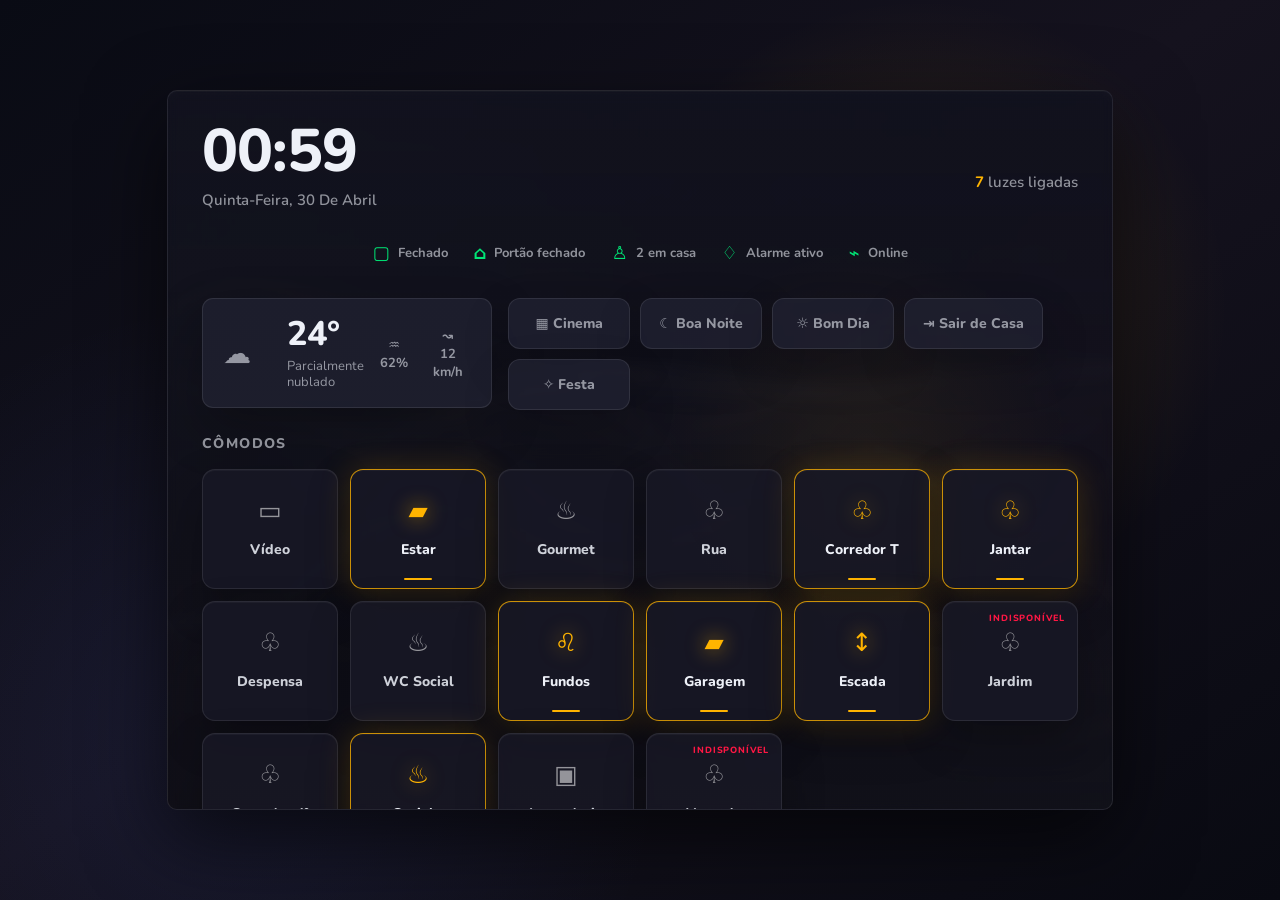
<file: mockup-perfeicao.html>
<!DOCTYPE html>
<html lang="pt-br">
<head>
    <meta charset="UTF-8">
    <meta name="viewport" content="width=device-width, initial-scale=1.0">
    <title>HAdashglass Mockup Premium</title>
    <link rel="preconnect" href="https://fonts.googleapis.com">
    <link rel="preconnect" href="https://fonts.gstatic.com" crossorigin>
    <link href="https://fonts.googleapis.com/css2?family=Nunito:wght@400;600;700;800&display=swap" rel="stylesheet">
    <style>
        :root {
            --accent: #ffb400;
            --green: #00e676;
            --panel: rgba(25, 25, 38, 0.82);
            --panel-soft: rgba(34, 35, 52, 0.72);
            --border: rgba(255,255,255,0.09);
            --text: #eef1f8;
            --muted: rgba(238,241,248,0.58);
            --faint: rgba(238,241,248,0.38);
        }

        * { box-sizing: border-box; }

        body {
            margin: 0;
            min-height: 100vh;
            display: grid;
            place-items: center;
            font-family: 'Nunito', system-ui, sans-serif;
            color: var(--text);
            background:
                radial-gradient(circle at 72% 34%, rgba(255,180,0,0.14), transparent 28%),
                radial-gradient(circle at 18% 82%, rgba(80,120,255,0.09), transparent 34%),
                linear-gradient(145deg, #090b14 0%, #15121e 48%, #090a12 100%);
        }

        .screen {
            width: min(946px, calc(100vw - 28px));
            height: min(720px, calc(100vh - 28px));
            overflow: hidden;
            border-radius: 10px;
            border: 1px solid rgba(255,255,255,0.08);
            background:
                linear-gradient(180deg, rgba(18,18,31,0.96), rgba(18,17,26,0.88)),
                url('background/fundo.jpg') center/cover;
            box-shadow:
                0 28px 80px rgba(0,0,0,0.62),
                inset 0 1px 0 rgba(255,255,255,0.06);
        }

        .content {
            height: 100%;
            padding: 32px 34px;
            background:
                radial-gradient(circle at 74% 50%, rgba(255,180,0,0.06), transparent 26%),
                linear-gradient(180deg, rgba(12,12,20,0.18), rgba(12,12,20,0.44));
            backdrop-filter: blur(4px);
        }

        .top {
            display: grid;
            grid-template-columns: 1fr auto;
            gap: 22px;
            align-items: start;
        }

        .time {
            font-size: 60px;
            font-weight: 800;
            line-height: 0.95;
            letter-spacing: -1px;
        }

        .date {
            margin-top: 10px;
            color: var(--muted);
            font-size: 15px;
            font-weight: 600;
        }

        .lights-count {
            align-self: center;
            margin-top: 30px;
            color: var(--muted);
            font-size: 15px;
            font-weight: 600;
        }

        .lights-count strong { color: var(--accent); }

        .status-row {
            display: flex;
            justify-content: center;
            gap: 26px;
            margin: 34px 0 36px;
            color: var(--muted);
            font-size: 13px;
            font-weight: 700;
        }

        .status {
            display: flex;
            align-items: center;
            gap: 8px;
            white-space: nowrap;
        }

        .status .dot {
            color: var(--green);
            font-size: 18px;
            line-height: 1;
        }

        .hero-row {
            display: grid;
            grid-template-columns: 290px 1fr;
            gap: 16px;
            align-items: start;
            margin-bottom: 24px;
        }

        .weather {
            height: 110px;
            border-radius: 11px;
            border: 1px solid var(--border);
            background: var(--panel-soft);
            display: grid;
            grid-template-columns: 48px 1fr auto auto;
            align-items: center;
            gap: 16px;
            padding: 18px 20px;
            box-shadow: 0 20px 50px rgba(0,0,0,0.28);
        }

        .weather-icon {
            font-size: 28px;
            color: var(--muted);
        }

        .temp {
            font-size: 34px;
            font-weight: 800;
            line-height: 1;
        }

        .weather-label {
            margin-top: 8px;
            color: var(--muted);
            font-size: 13px;
            line-height: 1.2;
        }

        .metric {
            color: var(--muted);
            font-size: 13px;
            font-weight: 700;
            text-align: center;
        }

        .scenes {
            display: flex;
            gap: 10px;
            flex-wrap: wrap;
        }

        .scene {
            min-width: 122px;
            height: 51px;
            padding: 0 18px;
            border-radius: 12px;
            border: 1px solid var(--border);
            background: var(--panel-soft);
            color: var(--muted);
            display: flex;
            align-items: center;
            justify-content: center;
            gap: 10px;
            font-weight: 800;
            font-size: 14px;
            box-shadow: 0 20px 46px rgba(0,0,0,0.22);
        }

        .section-title {
            margin: 8px 0 16px;
            color: var(--muted);
            font-size: 14px;
            font-weight: 800;
            text-transform: uppercase;
            letter-spacing: 1.4px;
        }

        .rooms {
            display: grid;
            grid-template-columns: repeat(6, 1fr);
            gap: 12px;
        }

        .room-card {
            position: relative;
            height: 120px;
            border-radius: 13px;
            border: 1px solid var(--border);
            background: var(--panel);
            display: flex;
            flex-direction: column;
            align-items: center;
            justify-content: center;
            gap: 16px;
            color: var(--muted);
            box-shadow:
                0 18px 42px rgba(0,0,0,0.28),
                inset 0 1px 0 rgba(255,255,255,0.035);
        }

        .room-card.on {
            border-color: rgba(255,180,0,0.78);
            color: var(--accent);
            box-shadow:
                0 0 32px rgba(255,180,0,0.18),
                0 18px 42px rgba(0,0,0,0.34),
                inset 0 1px 0 rgba(255,255,255,0.04);
        }

        .room-card .icon {
            font-size: 25px;
            line-height: 1;
            filter: grayscale(1);
        }

        .room-card.on .icon {
            filter: drop-shadow(0 0 10px rgba(255,180,0,0.7));
        }

        .room-card .name {
            color: var(--text);
            font-size: 14px;
            font-weight: 800;
        }

        .room-card.off .name { color: rgba(238,241,248,0.86); }

        .mini-bar {
            position: absolute;
            bottom: 8px;
            width: 28px;
            height: 2px;
            border-radius: 99px;
            background: rgba(255,255,255,0.11);
        }

        .room-card.on .mini-bar { background: var(--accent); }

        .unavailable {
            position: absolute;
            top: 10px;
            right: 12px;
            color: #ff1744;
            font-size: 9px;
            font-weight: 800;
            letter-spacing: 0.8px;
        }
    </style>
</head>
<body>
    <main class="screen">
        <div class="content">
            <section class="top">
                <div>
                    <div class="time">00:59</div>
                    <div class="date">Quinta-Feira, 30 De Abril</div>
                </div>
                <div class="lights-count"><strong>7</strong> luzes ligadas</div>
            </section>

            <section class="status-row">
                <div class="status"><span class="dot">▢</span>Fechado</div>
                <div class="status"><span class="dot">⌂</span>Portão fechado</div>
                <div class="status"><span class="dot">♙</span>2 em casa</div>
                <div class="status"><span class="dot">♢</span>Alarme ativo</div>
                <div class="status"><span class="dot">⌁</span>Online</div>
            </section>

            <section class="hero-row">
                <div class="weather">
                    <div class="weather-icon">☁</div>
                    <div>
                        <div class="temp">24°</div>
                        <div class="weather-label">Parcialmente<br>nublado</div>
                    </div>
                    <div class="metric">♒<br>62%</div>
                    <div class="metric">↝<br>12 km/h</div>
                </div>

                <div class="scenes">
                    <div class="scene">▦ Cinema</div>
                    <div class="scene">☾ Boa Noite</div>
                    <div class="scene">☼ Bom Dia</div>
                    <div class="scene">⇥ Sair de Casa</div>
                    <div class="scene">✧ Festa</div>
                </div>
            </section>

            <div class="section-title">Cômodos</div>
            <section class="rooms">
                <div class="room-card off"><div class="icon">▭</div><div class="name">Vídeo</div></div>
                <div class="room-card on"><div class="icon">▰</div><div class="name">Estar</div><div class="mini-bar"></div></div>
                <div class="room-card off"><div class="icon">♨</div><div class="name">Gourmet</div></div>
                <div class="room-card off"><div class="icon">♧</div><div class="name">Rua</div></div>
                <div class="room-card on"><div class="icon">♧</div><div class="name">Corredor T</div><div class="mini-bar"></div></div>
                <div class="room-card on"><div class="icon">♧</div><div class="name">Jantar</div><div class="mini-bar"></div></div>
                <div class="room-card off"><div class="icon">♧</div><div class="name">Despensa</div></div>
                <div class="room-card off"><div class="icon">♨</div><div class="name">WC Social</div></div>
                <div class="room-card on"><div class="icon">♌</div><div class="name">Fundos</div><div class="mini-bar"></div></div>
                <div class="room-card on"><div class="icon">▰</div><div class="name">Garagem</div><div class="mini-bar"></div></div>
                <div class="room-card on"><div class="icon">↕</div><div class="name">Escada</div><div class="mini-bar"></div></div>
                <div class="room-card off"><div class="unavailable">INDISPONÍVEL</div><div class="icon">♧</div><div class="name">Jardim</div></div>
                <div class="room-card off"><div class="icon">♧</div><div class="name">Corredor 4º</div></div>
                <div class="room-card on"><div class="icon">♨</div><div class="name">Cozinha</div><div class="mini-bar"></div></div>
                <div class="room-card off"><div class="icon">▣</div><div class="name">Lavanderia</div></div>
                <div class="room-card off"><div class="unavailable">INDISPONÍVEL</div><div class="icon">♧</div><div class="name">Varanda</div></div>
            </section>
        </div>
    </main>
</body>
</html>
</file>
